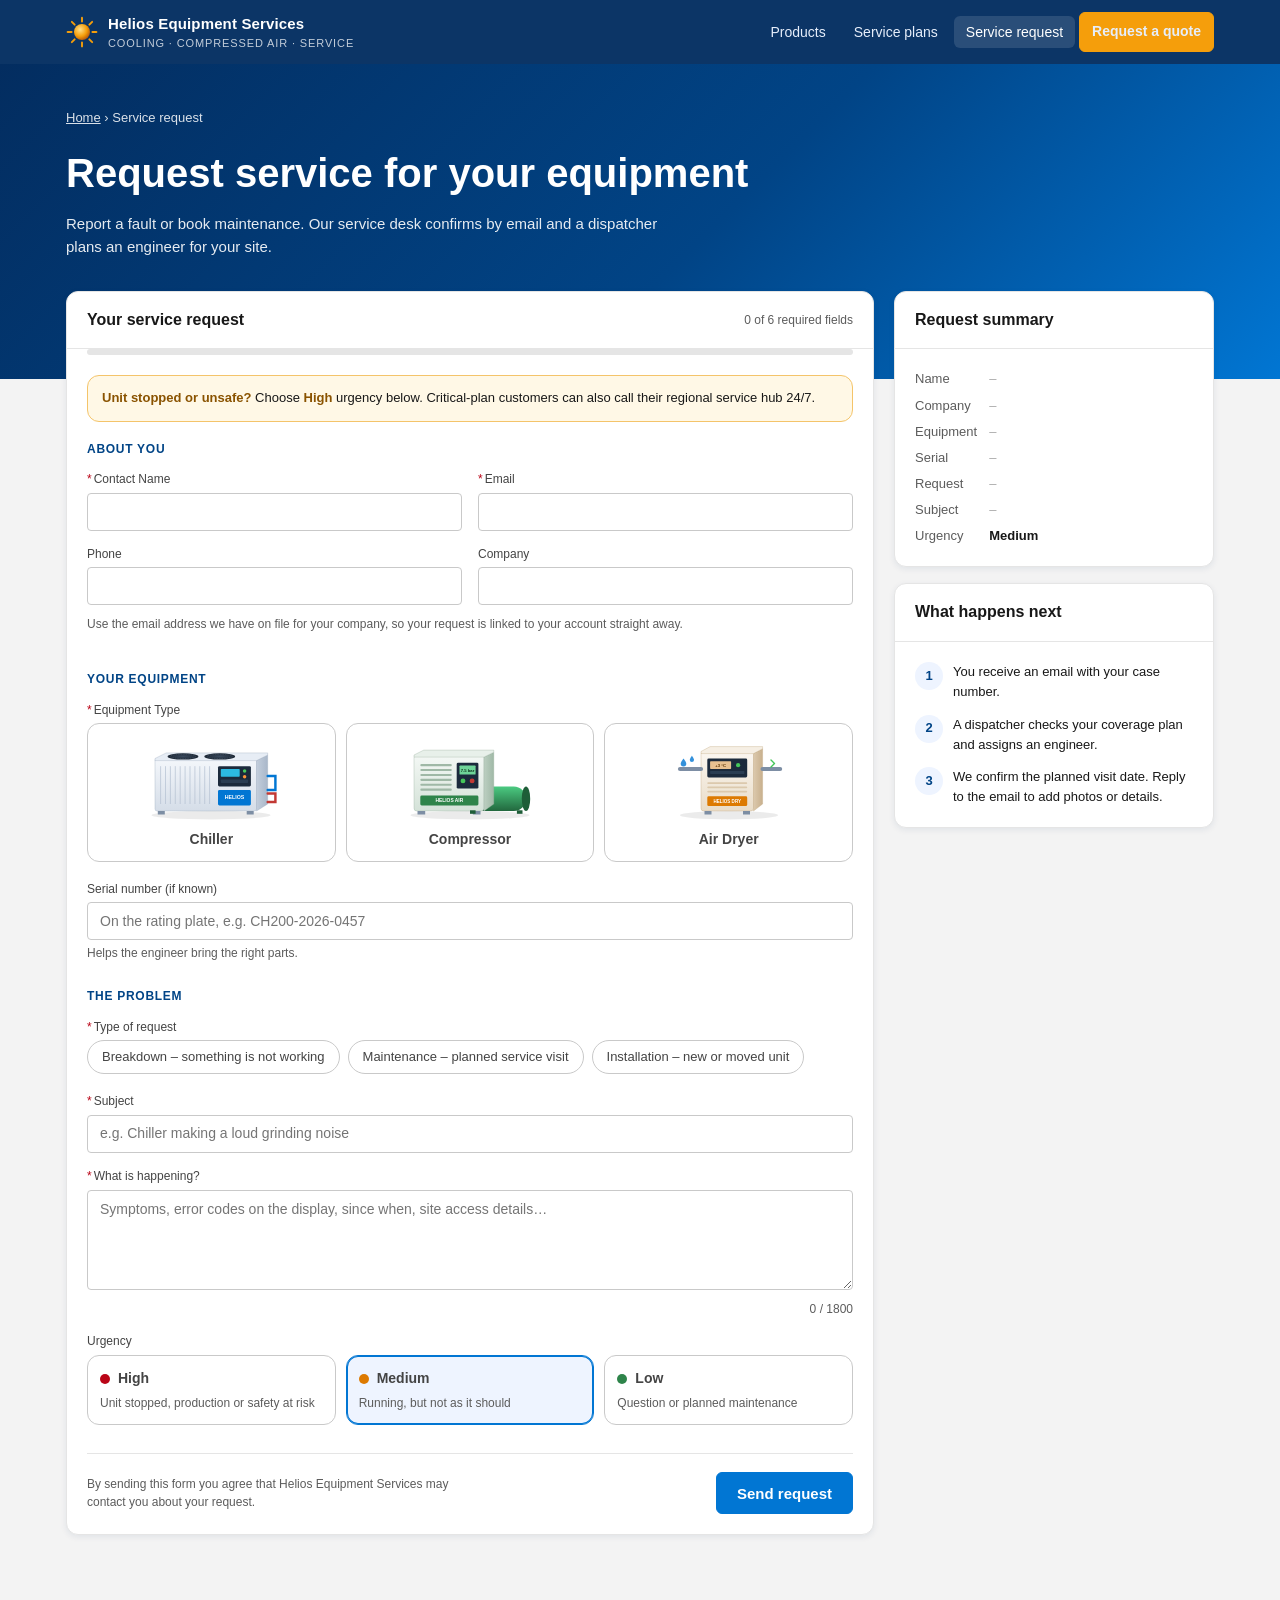
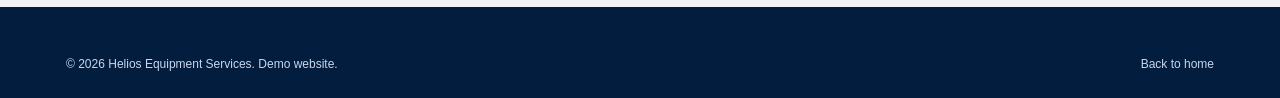
<file: force-app/main/default/helios-website/helios-site/service.html>
<!DOCTYPE html>
<html lang="en">
<head>
  <!-- Helios Equipment Services – public service request form (INT-02, Web-to-Case).
       Each submission creates a Case with Case Origin = Web; the case acknowledgement email alert (5-03) replies.
       Field names and orgid are unchanged from the form generated in Salesforce. -->
  <meta http-equiv="Content-type" content="text/html; charset=UTF-8">
  <meta name="viewport" content="width=device-width, initial-scale=1">
  <title>Service Request – Helios Equipment Services</title>
  <meta name="description" content="Report a fault or request service for your Helios chiller, compressor or air dryer.">
  <meta name="theme-color" content="#032d60">
  <link rel="icon" href="assets/img/logo.svg" type="image/svg+xml">
  <link rel="stylesheet" href="assets/css/site.css">
  <link rel="stylesheet" href="assets/css/form.css">
  <style>
    .urgency { display: grid; grid-template-columns: repeat(3, 1fr); gap: 10px; }
    @media (max-width: 560px) { .urgency { grid-template-columns: 1fr; } }
    .urg { position: relative; }
    .urg input { position: absolute; opacity: 0; inset: 0; width: 100%; height: 100%; margin: 0; cursor: pointer; }
    .urg .face { border: 1px solid #c9c9c9; border-radius: var(--radius); padding: 12px; transition: all 0.15s; height: 100%; }
    .urg b { display: flex; align-items: center; gap: 8px; font-size: 14px; }
    .urg small { display: block; color: var(--muted); font-size: 12px; margin-top: 4px; }
    .dot { width: 10px; height: 10px; border-radius: 50%; display: inline-block; }
    .urg input:checked + .face { border-color: var(--brand); background: var(--sky); box-shadow: 0 0 0 1px var(--brand) inset; }
    .urg input:focus-visible + .face { box-shadow: 0 0 3px var(--brand); }
    .notice { background: #fff8e6; border: 1px solid #f4c46a; border-radius: var(--radius); padding: 12px 14px; font-size: 13px; margin-bottom: 18px; }
    .notice b { color: #8a5300; }
  </style>
</head>
<body>

  <nav class="nav" aria-label="Main">
    <div class="container">
      <a class="logo" href="index.html"><img src="assets/img/logo.svg" alt="" width="32" height="32"><span>Helios Equipment Services<small>Cooling · Compressed air · Service</small></span></a>
      <button class="nav-toggle" type="button" aria-expanded="false" aria-controls="navLinks">Menu</button>
      <ul class="nav-links" id="navLinks">
        <li><a href="index.html#products">Products</a></li>
        <li><a href="index.html#service">Service plans</a></li>
        <li><a href="service.html" aria-current="page">Service request</a></li>
        <li><a class="btn btn-sun btn-sm" href="enquiry.html">Request a quote</a></li>
      </ul>
    </div>
  </nav>

  <header class="form-hero">
    <div class="container">
      <div class="crumbs"><a href="index.html">Home</a> › Service request</div>
      <h1>Request service for your equipment</h1>
      <p>Report a fault or book maintenance. Our service desk confirms by email and a dispatcher plans an engineer for your site.</p>
    </div>
  </header>

  <main class="wrap">
    <section class="card" aria-labelledby="formTitle">
      <div class="card-head">
        <h2 id="formTitle">Your service request</h2>
        <span class="progress-label" id="progressLabel">0 of 6 required fields</span>
      </div>
      <div class="progress" aria-hidden="true"><i id="progressBar"></i></div>

      <div class="card-body">
        <div class="notice"><b>Unit stopped or unsafe?</b> Choose <b>High</b> urgency below. Critical-plan customers can also call their regional service hub 24/7.</div>
        <div class="alert" id="formAlert" role="alert">Please complete the highlighted fields.</div>

        <form id="caseForm" action="https://webto.salesforce.com/servlet/servlet.WebToCase?encoding=UTF-8&orgId=00Dfj00000klaTl" method="POST" novalidate>

          <!-- Salesforce routing fields: do not change orgid.
               retURL is set to this site's thank-you page by the script below. -->
          <input type="hidden" name="orgid" value="00Dfj00000klaTl">
          <input type="hidden" id="retURL" name="retURL" value="https://sprightly-pothos-2e1dfb.netlify.app/thank-you.html?type=service">
          <!-- Case record type = Technical (WBS 6-01, SVC-01): every website service request is an equipment fault.
               The ID lives only in this page, never in formulas, flows or Apex. If the org is rebuilt, update it from
               Setup › Object Manager › Case › Record Types › Technical (ID in the address bar). -->
          <input type="hidden" name="recordType" value="012fj000008k6sD">

          <!-- Testing only: remove the comment marks to see Salesforce's debug page. Put them back before going live. -->
          <!-- <input type="hidden" name="debug" value="1"> -->
          <!-- <input type="hidden" name="debugEmail" value="ajmayenfayek1@gmail.com"> -->

          <!-- The serial number box is merged into the description before sending. -->
          <input type="hidden" id="description" name="description" value="">

          <fieldset>
            <legend>About you</legend>
            <div class="grid">
              <div class="field">
                <label for="name"><abbr class="req" title="required">*</abbr>Contact Name</label>
                <input id="name" maxlength="80" name="name" type="text" required autocomplete="name">
                <div class="help">Enter your name.</div>
              </div>
              <div class="field">
                <label for="email"><abbr class="req" title="required">*</abbr>Email</label>
                <input id="email" maxlength="80" name="email" type="email" required autocomplete="email">
                <div class="help">Enter a valid email address, e.g. name@company.com.</div>
              </div>
              <div class="field">
                <label for="phone">Phone</label>
                <input id="phone" maxlength="40" name="phone" type="tel" autocomplete="tel">
              </div>
              <div class="field">
                <label for="company">Company</label>
                <input id="company" maxlength="80" name="company" type="text" autocomplete="organization">
              </div>
            </div>
            <p class="hint" style="margin-top:10px">Use the email address we have on file for your company, so your request is linked to your account straight away.</p>
          </fieldset>

          <fieldset>
            <legend>Your equipment</legend>
            <div class="grid">
              <div class="field full">
                <span class="label"><abbr class="req" title="required">*</abbr>Equipment Type</span>
                <div class="tiles" role="radiogroup" aria-label="Equipment Type">
                  <label class="tile">
                    <input type="radio" name="00Nfj00005N7fBV" value="Chiller" required>
                    <div class="face"><img src="assets/img/chiller.svg" alt=""><b>Chiller</b></div>
                  </label>
                  <label class="tile">
                    <input type="radio" name="00Nfj00005N7fBV" value="Compressor">
                    <div class="face"><img src="assets/img/compressor.svg" alt=""><b>Compressor</b></div>
                  </label>
                  <label class="tile">
                    <input type="radio" name="00Nfj00005N7fBV" value="Air Dryer">
                    <div class="face"><img src="assets/img/airdryer.svg" alt=""><b>Air Dryer</b></div>
                  </label>
                </div>
                <div class="help">Choose the type of equipment.</div>
              </div>
              <div class="field full">
                <label for="serial">Serial number (if known)</label>
                <input id="serial" maxlength="40" type="text" placeholder="On the rating plate, e.g. CH200-2026-0457">
                <div class="hint">Helps the engineer bring the right parts.</div>
              </div>
            </div>
          </fieldset>

          <fieldset>
            <legend>The problem</legend>
            <div class="grid">
              <div class="field full">
                <span class="label"><abbr class="req" title="required">*</abbr>Type of request</span>
                <!-- Standard Case Type field. Values must match the Technical record type's Type values (WBS 6-01). -->
                <div class="pills" role="radiogroup" aria-label="Type of request">
                  <label class="pill"><input type="radio" name="type" value="Breakdown" required><span>Breakdown – something is not working</span></label>
                  <label class="pill"><input type="radio" name="type" value="Maintenance"><span>Maintenance – planned service visit</span></label>
                  <label class="pill"><input type="radio" name="type" value="Installation"><span>Installation – new or moved unit</span></label>
                </div>
                <div class="help">Choose the type of request.</div>
              </div>
              <div class="field full">
                <label for="subject"><abbr class="req" title="required">*</abbr>Subject</label>
                <input id="subject" maxlength="80" name="subject" type="text" required placeholder="e.g. Chiller making a loud grinding noise">
                <div class="help">Give your request a short title.</div>
              </div>
              <div class="field full">
                <label for="details"><abbr class="req" title="required">*</abbr>What is happening?</label>
                <textarea id="details" maxlength="1800" required placeholder="Symptoms, error codes on the display, since when, site access details…"></textarea>
                <div class="help">Describe the problem.</div>
                <div class="counter"><span id="descCount">0</span> / 1800</div>
              </div>
              <div class="field full">
                <span class="label">Urgency</span>
                <div class="urgency" role="radiogroup" aria-label="Urgency">
                  <label class="urg"><input type="radio" name="priority" value="High"><div class="face"><b><span class="dot" style="background:#ba0517"></span>High</b><small>Unit stopped, production or safety at risk</small></div></label>
                  <label class="urg"><input type="radio" name="priority" value="Medium" checked><div class="face"><b><span class="dot" style="background:#dd7a01"></span>Medium</b><small>Running, but not as it should</small></div></label>
                  <label class="urg"><input type="radio" name="priority" value="Low"><div class="face"><b><span class="dot" style="background:#2e844a"></span>Low</b><small>Question or planned maintenance</small></div></label>
                </div>
              </div>
            </div>
          </fieldset>

          <div class="actions">
            <p class="privacy">By sending this form you agree that Helios Equipment Services may contact you about your request.</p>
            <button class="btn" id="submitBtn" type="submit" name="submit"><span class="spinner" aria-hidden="true"></span><span id="btnText">Send request</span></button>
          </div>
        </form>
      </div>
    </section>

    <aside class="side">
      <section class="card summary" aria-labelledby="sumTitle">
        <div class="card-head"><h2 id="sumTitle">Request summary</h2></div>
        <div class="card-body">
          <dl>
            <dt>Name</dt><dd id="sName" class="empty">–</dd>
            <dt>Company</dt><dd id="sCompany" class="empty">–</dd>
            <dt>Equipment</dt><dd id="sEquip" class="empty">–</dd>
            <dt>Serial</dt><dd id="sSerial" class="empty">–</dd>
            <dt>Request</dt><dd id="sType" class="empty">–</dd>
            <dt>Subject</dt><dd id="sSubject" class="empty">–</dd>
            <dt>Urgency</dt><dd id="sUrg" class="empty">–</dd>
          </dl>
        </div>
      </section>
      <section class="card" aria-labelledby="nextTitle">
        <div class="card-head"><h2 id="nextTitle">What happens next</h2></div>
        <div class="card-body">
          <ol class="steps">
            <li><span class="n">1</span><span>You receive an email with your case number.</span></li>
            <li><span class="n">2</span><span>A dispatcher checks your coverage plan and assigns an engineer.</span></li>
            <li><span class="n">3</span><span>We confirm the planned visit date. Reply to the email to add photos or details.</span></li>
          </ol>
        </div>
      </section>
    </aside>
  </main>

  <footer class="site">
    <div class="container">
      <div class="legal" style="border:0;margin:0;padding:0"><span>© <span id="year"></span> Helios Equipment Services. Demo website.</span><a href="index.html">Back to home</a></div>
    </div>
  </footer>

  <script src="assets/js/site.js"></script>
  <script>
    // Presentation only: progress, summary, validation, loading state, and merging the serial number
    // into the standard Description field. Field names posted to Salesforce are unchanged.
    (function () {
      var form = document.getElementById('caseForm');
      var EQUIP = '00Nfj00005N7fBV';
      var required = ['name', 'email', EQUIP, 'type', 'subject', 'details'];
      if (/^https?:$/.test(location.protocol)) {
        document.getElementById('retURL').value = location.origin + location.pathname.replace(/[^/]*$/, '') + 'thank-you.html?type=service';
      }
      function group(n) { return Array.prototype.slice.call(form.querySelectorAll('input[name="' + n + '"]')); }
      function el(n) { return document.getElementById(n) || group(n)[0]; }
      function val(n) {
        var g = group(n);
        if (g.length && g[0].type === 'radio') { var c = g.filter(function (r) { return r.checked; })[0]; return c ? c.value : ''; }
        var e = document.getElementById(n); return e ? (e.value || '').trim() : '';
      }
      function ok(n) { var v = val(n); if (!v) return false; return n === 'email' ? /^[^\s@]+@[^\s@]+\.[^\s@]+$/.test(v) : true; }
      function fieldOf(n) { return el(n).closest('.field'); }
      function set(id, t) { var d = document.getElementById(id); d.textContent = t || '–'; d.classList.toggle('empty', !t); }
      function refresh() {
        var done = required.filter(ok).length;
        document.getElementById('progressBar').style.width = (done / required.length * 100) + '%';
        document.getElementById('progressLabel').textContent = done + ' of ' + required.length + ' required fields';
        if (done === required.length) document.getElementById('formAlert').classList.remove('show');
        set('sName', val('name')); set('sCompany', val('company')); set('sEquip', val(EQUIP));
        set('sSerial', val('serial')); set('sType', val('type')); set('sSubject', val('subject')); set('sUrg', val('priority'));
        document.getElementById('descCount').textContent = val('details').length;
        required.forEach(function (n) { var f = fieldOf(n); if (f.classList.contains('has-error') && ok(n)) f.classList.remove('has-error'); });
      }
      form.addEventListener('input', refresh);
      form.addEventListener('change', refresh);
      required.forEach(function (n) {
        (group(n).length ? group(n) : [document.getElementById(n)]).forEach(function (x) {
          x.addEventListener('blur', function () { if (!ok(n)) fieldOf(n).classList.add('has-error'); });
        });
      });
      form.addEventListener('submit', function (e) {
        var bad = required.filter(function (n) { return !ok(n); });
        if (bad.length) {
          e.preventDefault();
          bad.forEach(function (n) { fieldOf(n).classList.add('has-error'); });
          document.getElementById('formAlert').classList.add('show');
          el(bad[0]).focus();
          return;
        }
        var serial = val('serial');
        document.getElementById('description').value = (serial ? 'Serial number: ' + serial + '\n\n' : '') + val('details');
        var btn = document.getElementById('submitBtn');
        btn.classList.add('loading'); btn.setAttribute('disabled', 'disabled');
        document.getElementById('btnText').textContent = 'Sending…';
      });
      refresh();
    })();
  </script>
</body>
</html>
</file>
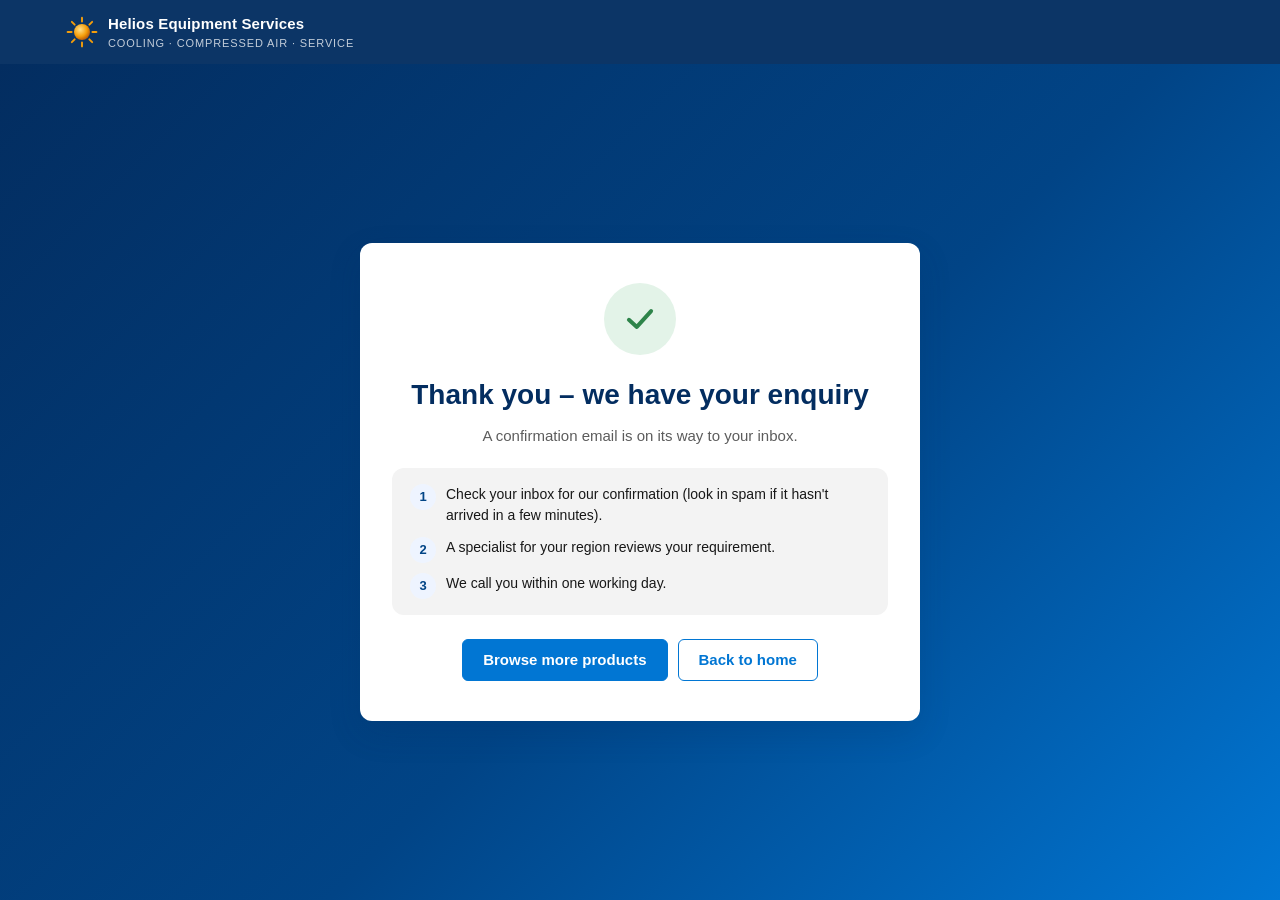
<file: force-app/main/default/helios-website/helios-site/thank-you.html>
<!DOCTYPE html>
<html lang="en">
<head>
  <meta charset="UTF-8">
  <meta name="viewport" content="width=device-width, initial-scale=1">
  <title>Thank you – Helios Equipment Services</title>
  <meta name="robots" content="noindex">
  <meta name="theme-color" content="#032d60">
  <link rel="icon" href="assets/img/logo.svg" type="image/svg+xml">
  <link rel="stylesheet" href="assets/css/site.css">
  <style>
    .thanks { min-height: calc(100vh - 64px); display: grid; place-items: center; padding: 48px 16px;
      background: linear-gradient(135deg, var(--navy) 0%, var(--brand-dark) 55%, var(--brand) 100%); }
    .thanks-card { background: #fff; border-radius: var(--radius); box-shadow: var(--shadow-lg); max-width: 560px; width: 100%; padding: 40px 32px; text-align: center; }
    .check { width: 72px; height: 72px; border-radius: 50%; background: #e3f3e8; display: grid; place-items: center; margin: 0 auto 18px; animation: pop 0.5s ease both; }
    .check svg { width: 38px; height: 38px; color: var(--success); }
    @keyframes pop { from { transform: scale(0.6); opacity: 0; } to { transform: scale(1); opacity: 1; } }
    .thanks-card h1 { margin: 0 0 8px; color: var(--navy); font-size: 28px; }
    .thanks-card p { color: var(--muted); margin: 0 0 20px; }
    .next { text-align: left; background: var(--bg); border-radius: var(--radius); padding: 16px 18px; margin: 0 0 24px; display: grid; gap: 10px; font-size: 14px; }
    .next div { display: grid; grid-template-columns: 26px 1fr; gap: 10px; }
    .next b { width: 26px; height: 26px; border-radius: 50%; background: var(--sky); color: var(--brand-dark); display: grid; place-items: center; font-size: 13px; }
    .row { display: flex; gap: 10px; justify-content: center; flex-wrap: wrap; }
  </style>
</head>
<body>
  <nav class="nav" aria-label="Main">
    <div class="container">
      <a class="logo" href="index.html"><img src="assets/img/logo.svg" alt="" width="32" height="32"><span>Helios Equipment Services<small>Cooling · Compressed air · Service</small></span></a>
    </div>
  </nav>
  <main class="thanks">
    <div class="thanks-card">
      <div class="check"><svg viewBox="0 0 24 24" fill="none" stroke="currentColor" stroke-width="2.5" stroke-linecap="round" stroke-linejoin="round" aria-hidden="true"><path d="M5 12.5 10 17 19 7"/></svg></div>
      <h1 id="tyTitle">Thank you – we have your enquiry</h1>
      <p id="tyLead">A confirmation email is on its way to your inbox.</p>
      <div class="next">
        <div><b>1</b><span>Check your inbox for our confirmation (look in spam if it hasn't arrived in a few minutes).</span></div>
        <div><b>2</b><span id="ty2">A specialist for your region reviews your requirement.</span></div>
        <div><b>3</b><span id="ty3">We call you within one working day.</span></div>
      </div>
      <div class="row">
        <a class="btn" href="index.html#products">Browse more products</a>
        <a class="btn btn-outline" href="index.html">Back to home</a>
      </div>
    </div>
  </main>
  <script src="assets/js/site.js"></script>
  <script>
    // Service requests return with ?type=service and get service-specific wording.
    if (new URLSearchParams(location.search).get('type') === 'service') {
      document.title = 'Request received – Helios Equipment Services';
      document.getElementById('tyTitle').textContent = 'Thank you – your service request is logged';
      document.getElementById('tyLead').textContent = 'You will receive an email with your case number shortly.';
      document.getElementById('ty2').textContent = 'A dispatcher checks your coverage plan and assigns an engineer.';
      document.getElementById('ty3').textContent = 'We confirm the planned visit. Reply to the email to add photos or details.';
    }
  </script>
</body>
</html>
</file>
<file: force-app/main/default/helios-website/helios-site/assets/css/site.css>
/* Helios Equipment Services – shared styles (Lightning-inspired colours and spacing). */
:root {
  --brand: #0176d3;
  --brand-dark: #014486;
  --navy: #032d60;
  --sky: #eef4ff;
  --sun: #f59e0b;
  --ink: #181818;
  --muted: #5c5c5c;
  --line: #d8dde6;
  --error: #ba0517;
  --success: #2e844a;
  --bg: #f3f3f3;
  --card: #ffffff;
  --radius: 0.75rem;
  --shadow: 0 2px 6px rgba(3, 45, 96, 0.08);
  --shadow-lg: 0 12px 32px rgba(3, 45, 96, 0.16);
  --max: 1180px;
}
* { box-sizing: border-box; }
html { scroll-behavior: smooth; }
body {
  margin: 0; background: var(--bg); color: var(--ink);
  font-family: -apple-system, BlinkMacSystemFont, "Segoe UI", Roboto, Helvetica, Arial, sans-serif;
  font-size: 15px; line-height: 1.55;
}
img { max-width: 100%; display: block; }
a { color: var(--brand); }
.container { max-width: var(--max); margin: 0 auto; padding: 0 16px; }
.sr-only { position: absolute; width: 1px; height: 1px; overflow: hidden; clip: rect(0 0 0 0); white-space: nowrap; }

/* ---------- Navigation ---------- */
.nav { position: sticky; top: 0; z-index: 50; background: rgba(3, 45, 96, 0.96); backdrop-filter: saturate(160%) blur(8px); color: #fff; }
.nav .container { display: flex; align-items: center; justify-content: space-between; min-height: 64px; gap: 16px; }
.logo { display: flex; align-items: center; gap: 10px; color: #fff; text-decoration: none; font-weight: 700; letter-spacing: 0.01em; }
.logo img { width: 32px; height: 32px; }
.logo small { display: block; font-weight: 400; font-size: 11px; opacity: 0.75; letter-spacing: 0.08em; text-transform: uppercase; }
.nav-links { display: flex; align-items: center; gap: 4px; list-style: none; margin: 0; padding: 0; }
.nav-links a { color: #e6eefb; text-decoration: none; padding: 8px 12px; border-radius: 6px; font-size: 14px; }
.nav-links a:hover, .nav-links a[aria-current="page"] { background: rgba(255, 255, 255, 0.12); color: #fff; }
.nav-toggle { display: none; background: none; border: 1px solid rgba(255,255,255,0.4); color: #fff; border-radius: 6px; padding: 6px 10px; font: inherit; cursor: pointer; }
@media (max-width: 820px) {
  .nav-toggle { display: inline-block; }
  .nav-links { display: none; position: absolute; top: 64px; left: 0; right: 0; flex-direction: column; align-items: stretch; background: var(--navy); padding: 8px 16px 16px; }
  .nav-links.open { display: flex; }
  .nav-links a { padding: 12px; }
}

/* ---------- Buttons ---------- */
.btn {
  display: inline-flex; align-items: center; justify-content: center; gap: 8px;
  min-height: 42px; padding: 0 20px; border-radius: 6px; border: 1px solid var(--brand);
  background: var(--brand); color: #fff; font: inherit; font-weight: 700; text-decoration: none; cursor: pointer;
  transition: background 0.15s, transform 0.15s, box-shadow 0.15s;
}
.btn:hover { background: var(--brand-dark); border-color: var(--brand-dark); }
.btn:focus-visible { outline: 2px solid var(--sun); outline-offset: 2px; }
.btn-sun { background: var(--sun); border-color: var(--sun); color: #1b1300; }
.btn-sun:hover { background: #d97706; border-color: #d97706; }
.btn-ghost { background: transparent; color: #fff; border-color: rgba(255,255,255,0.6); }
.btn-ghost:hover { background: rgba(255,255,255,0.12); border-color: #fff; }
.btn-outline { background: #fff; color: var(--brand); }
.btn-outline:hover { background: var(--sky); color: var(--brand-dark); }
.btn-sm { min-height: 36px; padding: 0 14px; font-size: 14px; }

/* ---------- Hero ---------- */
.hero {
  position: relative; overflow: hidden; color: #fff;
  background: radial-gradient(1200px 500px at 85% -10%, rgba(245, 158, 11, 0.28), transparent 60%),
              linear-gradient(135deg, var(--navy) 0%, var(--brand-dark) 55%, var(--brand) 100%);
}
.hero .container { display: grid; grid-template-columns: 1.1fr 0.9fr; gap: 32px; align-items: center; padding-top: 72px; padding-bottom: 88px; }
.eyebrow { display: inline-block; font-size: 12px; font-weight: 700; letter-spacing: 0.1em; text-transform: uppercase; color: #ffd27a; margin-bottom: 12px; }
.hero h1 { font-size: clamp(32px, 5vw, 52px); line-height: 1.08; margin: 0 0 16px; letter-spacing: -0.01em; }
.hero p.lead { font-size: 17px; opacity: 0.92; max-width: 560px; margin: 0 0 28px; }
.hero-actions { display: flex; flex-wrap: wrap; gap: 12px; }
.hero-art { position: relative; min-height: 320px; }
.hero-art .float {
  position: absolute; background: rgba(255,255,255,0.95); border-radius: var(--radius); box-shadow: var(--shadow-lg); padding: 12px;
  animation: floaty 6s ease-in-out infinite;
}
.hero-art .f1 { width: 62%; left: 0; top: 10px; }
.hero-art .f2 { width: 48%; right: 0; top: 120px; animation-delay: -2s; }
.hero-art .f3 { width: 40%; left: 18%; bottom: 0; animation-delay: -4s; }
@keyframes floaty { 0%, 100% { transform: translateY(0); } 50% { transform: translateY(-10px); } }
@media (prefers-reduced-motion: reduce) { .hero-art .float { animation: none; } html { scroll-behavior: auto; } }
@media (max-width: 900px) { .hero .container { grid-template-columns: 1fr; padding-top: 48px; } .hero-art { min-height: 260px; } }

/* ---------- Stats strip ---------- */
.stats { margin-top: -40px; position: relative; z-index: 2; }
.stats .grid4 { display: grid; grid-template-columns: repeat(4, 1fr); background: #fff; border-radius: var(--radius); box-shadow: var(--shadow-lg); overflow: hidden; }
.stat { padding: 22px 20px; border-right: 1px solid var(--line); }
.stat:last-child { border-right: 0; }
.stat b { display: block; font-size: 28px; color: var(--navy); line-height: 1.1; }
.stat span { font-size: 13px; color: var(--muted); }
@media (max-width: 720px) { .stats .grid4 { grid-template-columns: 1fr 1fr; } .stat:nth-child(2) { border-right: 0; } .stat:nth-child(-n+2) { border-bottom: 1px solid var(--line); } }

/* ---------- Sections ---------- */
section.block { padding: 72px 0; }
.section-head { display: flex; flex-wrap: wrap; align-items: end; justify-content: space-between; gap: 16px; margin-bottom: 28px; }
.section-head h2 { font-size: clamp(26px, 3.4vw, 34px); margin: 4px 0 6px; color: var(--navy); }
.section-head p { margin: 0; color: var(--muted); max-width: 620px; }
.kicker { font-size: 12px; font-weight: 700; letter-spacing: 0.1em; text-transform: uppercase; color: var(--brand); }

/* ---------- Catalogue toolbar ---------- */
.toolbar { display: flex; flex-wrap: wrap; gap: 12px; align-items: center; justify-content: space-between; background: #fff; border: 1px solid var(--line); border-radius: var(--radius); padding: 12px; margin-bottom: 20px; box-shadow: var(--shadow); }
.chips { display: flex; flex-wrap: wrap; gap: 8px; }
.chip { border: 1px solid var(--line); background: #fff; color: var(--ink); border-radius: 999px; padding: 6px 14px; font: inherit; font-size: 14px; cursor: pointer; transition: all 0.15s; }
.chip:hover { border-color: var(--brand); color: var(--brand); }
.chip[aria-pressed="true"] { background: var(--brand); border-color: var(--brand); color: #fff; }
.chip .count { opacity: 0.7; margin-left: 4px; font-size: 12px; }
.tools { display: flex; gap: 8px; flex-wrap: wrap; }
.search { position: relative; }
.search input, .tools select {
  min-height: 38px; border: 1px solid var(--line); border-radius: 6px; padding: 0 12px; font: inherit; font-size: 14px; background: #fff; color: var(--ink);
}
.search input { padding-left: 34px; width: 240px; }
.search svg { position: absolute; left: 10px; top: 50%; transform: translateY(-50%); width: 16px; height: 16px; color: var(--muted); }
.search input:focus, .tools select:focus { outline: 0; border-color: var(--brand); box-shadow: 0 0 3px var(--brand); }
@media (max-width: 560px) { .search input { width: 100%; } .search, .tools { width: 100%; } .tools select { flex: 1; } }

/* ---------- Product cards ---------- */
.products { display: grid; grid-template-columns: repeat(auto-fill, minmax(260px, 1fr)); gap: 20px; }
.product {
  background: var(--card); border: 1px solid var(--line); border-radius: var(--radius); overflow: hidden; box-shadow: var(--shadow);
  display: flex; flex-direction: column; transition: transform 0.2s, box-shadow 0.2s; animation: rise 0.35s ease both;
}
.product:hover { transform: translateY(-4px); box-shadow: var(--shadow-lg); }
@keyframes rise { from { opacity: 0; transform: translateY(8px); } to { opacity: 1; transform: none; } }
.product-media { position: relative; background: linear-gradient(180deg, var(--sky), #fff); padding: 18px 18px 6px; aspect-ratio: 400 / 260; }
.product-media img { width: 100%; height: 100%; object-fit: contain; transition: transform 0.3s; }
.product:hover .product-media img { transform: scale(1.04); }
.tag { position: absolute; top: 12px; left: 12px; font-size: 11px; font-weight: 700; letter-spacing: 0.04em; text-transform: uppercase; padding: 4px 10px; border-radius: 999px; color: #fff; }
.product-body { padding: 16px 18px 18px; display: flex; flex-direction: column; gap: 8px; flex: 1; }
.product-code { font-size: 12px; color: var(--muted); font-family: ui-monospace, Menlo, Consolas, monospace; }
.product h3 { margin: 0; font-size: 17px; line-height: 1.3; color: var(--navy); }
.product p { margin: 0; color: var(--muted); font-size: 14px; }
.keyspecs { display: flex; flex-wrap: wrap; gap: 6px; margin-top: 2px; }
.keyspecs span { background: var(--bg); border-radius: 6px; padding: 3px 8px; font-size: 12px; color: #333; }
.product-foot { margin-top: auto; padding-top: 10px; display: flex; align-items: center; justify-content: space-between; gap: 8px; border-top: 1px solid var(--line); }
.price { font-weight: 700; color: var(--ink); }
.price small { display: block; font-weight: 400; color: var(--muted); font-size: 11px; }
.product-actions { display: flex; gap: 6px; }
.empty-state { grid-column: 1 / -1; text-align: center; padding: 48px 16px; color: var(--muted); background: #fff; border: 1px dashed var(--line); border-radius: var(--radius); }

/* ---------- Families ---------- */
.families { display: grid; grid-template-columns: repeat(3, 1fr); gap: 20px; }
@media (max-width: 820px) { .families { grid-template-columns: 1fr; } }
.family { background: #fff; border-radius: var(--radius); box-shadow: var(--shadow); padding: 22px; display: grid; grid-template-columns: 96px 1fr; gap: 16px; align-items: center; border: 1px solid var(--line); }
.family img { width: 96px; }
.family h3 { margin: 0 0 4px; color: var(--navy); }
.family p { margin: 0 0 8px; color: var(--muted); font-size: 14px; }
.family button { background: none; border: 0; padding: 0; color: var(--brand); font: inherit; font-weight: 700; cursor: pointer; }

/* ---------- Services / plans ---------- */
.dark { background: var(--navy); color: #fff; }
.dark .section-head h2 { color: #fff; }
.dark .section-head p { color: #c9d7ee; }
.plans { display: grid; grid-template-columns: repeat(3, 1fr); gap: 20px; }
@media (max-width: 900px) { .plans { grid-template-columns: 1fr; } }
.plan { background: rgba(255,255,255,0.06); border: 1px solid rgba(255,255,255,0.15); border-radius: var(--radius); padding: 24px; }
.plan.featured { background: #fff; color: var(--ink); border-color: #fff; box-shadow: var(--shadow-lg); }
.plan h3 { margin: 0 0 4px; font-size: 20px; }
.plan .sla { font-size: 13px; opacity: 0.8; margin-bottom: 14px; }
.plan ul { list-style: none; margin: 0 0 18px; padding: 0; display: grid; gap: 8px; font-size: 14px; }
.plan li::before { content: "✓"; color: var(--sun); font-weight: 700; margin-right: 8px; }
.plan.featured li::before { color: var(--success); }
.badge-pop { display: inline-block; background: var(--sun); color: #1b1300; font-size: 11px; font-weight: 700; padding: 3px 10px; border-radius: 999px; margin-bottom: 10px; text-transform: uppercase; letter-spacing: 0.05em; }

/* ---------- Regions ---------- */
.regions { display: grid; grid-template-columns: repeat(4, 1fr); gap: 16px; }
@media (max-width: 820px) { .regions { grid-template-columns: 1fr 1fr; } }
.region { background: #fff; border: 1px solid var(--line); border-radius: var(--radius); padding: 20px; box-shadow: var(--shadow); }
.region b { display: block; color: var(--navy); font-size: 18px; }
.region span { color: var(--muted); font-size: 14px; }

/* ---------- CTA ---------- */
.cta { background: linear-gradient(120deg, var(--brand) 0%, var(--brand-dark) 100%); color: #fff; border-radius: var(--radius); padding: 36px; display: flex; flex-wrap: wrap; align-items: center; justify-content: space-between; gap: 20px; box-shadow: var(--shadow-lg); }
.cta h2 { margin: 0 0 6px; font-size: 26px; }
.cta p { margin: 0; opacity: 0.9; }

/* ---------- Modal ---------- */
.modal { position: fixed; inset: 0; z-index: 100; display: none; align-items: center; justify-content: center; padding: 16px; background: rgba(3, 20, 45, 0.6); }
.modal.open { display: flex; animation: fade 0.2s ease; }
@keyframes fade { from { opacity: 0; } to { opacity: 1; } }
.modal-card { background: #fff; border-radius: var(--radius); max-width: 860px; width: 100%; max-height: calc(100vh - 32px); overflow: auto; display: grid; grid-template-columns: 1fr 1fr; box-shadow: var(--shadow-lg); position: relative; }
@media (max-width: 760px) { .modal-card { grid-template-columns: 1fr; } }
.modal-media { background: linear-gradient(180deg, var(--sky), #fff); padding: 28px; display: grid; place-items: center; }
.modal-body { padding: 28px; }
.modal-body h3 { margin: 4px 0 8px; color: var(--navy); font-size: 22px; }
.modal-close { position: absolute; top: 10px; right: 10px; width: 36px; height: 36px; border-radius: 50%; border: 0; background: #fff; box-shadow: var(--shadow); font-size: 20px; cursor: pointer; }
.spec-table { width: 100%; border-collapse: collapse; margin: 14px 0; font-size: 14px; }
.spec-table th, .spec-table td { text-align: left; padding: 8px 0; border-bottom: 1px solid var(--line); }
.spec-table th { color: var(--muted); font-weight: 400; width: 48%; }
.uses { display: flex; flex-wrap: wrap; gap: 6px; margin-bottom: 18px; }
.uses span { background: var(--sky); color: var(--brand-dark); border-radius: 999px; padding: 3px 10px; font-size: 12px; }

/* ---------- Footer ---------- */
footer.site { background: #021d3d; color: #c9d7ee; padding: 48px 0 24px; margin-top: 72px; }
footer.site .cols { display: grid; grid-template-columns: 1.4fr 1fr 1fr 1fr; gap: 24px; }
@media (max-width: 820px) { footer.site .cols { grid-template-columns: 1fr 1fr; } }
footer.site h4 { color: #fff; margin: 0 0 10px; font-size: 14px; }
footer.site ul { list-style: none; padding: 0; margin: 0; display: grid; gap: 6px; font-size: 14px; }
footer.site a { color: #c9d7ee; text-decoration: none; }
footer.site a:hover { color: #fff; }
footer.site .legal { border-top: 1px solid rgba(255,255,255,0.12); margin-top: 32px; padding-top: 16px; font-size: 12px; display: flex; flex-wrap: wrap; justify-content: space-between; gap: 8px; }

/* ---------- Reveal on scroll ---------- */
.reveal { opacity: 0; transform: translateY(16px); transition: opacity 0.6s ease, transform 0.6s ease; }
.reveal.in { opacity: 1; transform: none; }
@media (prefers-reduced-motion: reduce) { .reveal { opacity: 1; transform: none; transition: none; } }
@media (max-width: 480px) { .logo small { display: none; } }
</file>
<file: force-app/main/default/helios-website/helios-site/assets/css/form.css>
/* Shared styles for the enquiry and service-request forms (Lightning-inspired). */
    .form-hero { background: linear-gradient(135deg, var(--navy) 0%, var(--brand-dark) 55%, var(--brand) 100%); color: #fff; padding: 44px 0 120px; }
    .form-hero h1 { font-size: clamp(28px, 4vw, 40px); margin: 0 0 8px; }
    .form-hero p { margin: 0; opacity: 0.9; max-width: 600px; }
    .crumbs { font-size: 13px; margin-bottom: 14px; opacity: 0.85; }
    .crumbs a { color: #fff; }

    .wrap { max-width: var(--max); margin: -88px auto 0; padding: 0 16px; display: grid; grid-template-columns: minmax(0, 1fr) 320px; gap: 20px; position: relative; z-index: 2; }
    @media (max-width: 900px) { .wrap { grid-template-columns: minmax(0, 1fr); } .side { order: -1; } }
    .card { background: #fff; border: 1px solid #e5e5e5; border-radius: var(--radius); box-shadow: var(--shadow); }
    .card-head { padding: 16px 20px; border-bottom: 1px solid #e5e5e5; display: flex; align-items: center; justify-content: space-between; gap: 12px; }
    .card-head h2 { margin: 0; font-size: 16px; }
    .card-body { padding: 20px; }

    .progress-label { font-size: 12px; color: var(--muted); white-space: nowrap; }
    .progress { height: 6px; background: #e5e5e5; border-radius: 3px; overflow: hidden; margin: 0 20px; }
    .progress > i { display: block; height: 100%; width: 0; background: var(--brand); transition: width 0.3s ease; }

    fieldset { border: 0; padding: 0; margin: 0 0 24px; }
    legend { font-size: 12px; font-weight: 700; text-transform: uppercase; letter-spacing: 0.06em; color: var(--brand-dark); margin-bottom: 12px; padding: 0; }
    .grid { display: grid; grid-template-columns: 1fr 1fr; gap: 14px 16px; }
    .grid .full { grid-column: 1 / -1; }
    @media (max-width: 560px) { .grid { grid-template-columns: 1fr; } }

    .field label, .field .label { display: block; font-size: 12px; color: #444; margin-bottom: 4px; }
    .req { color: var(--error); margin-right: 2px; text-decoration: none; border: 0; cursor: help; }
    .field input[type=text], .field input[type=email], .field input[type=tel], .field input[type=number], .field textarea {
      width: 100%; border: 1px solid #c9c9c9; border-radius: 0.25rem; padding: 0 12px; min-height: 38px;
      font: inherit; font-size: 14px; color: var(--ink); background: #fff; transition: border-color 0.15s, box-shadow 0.15s;
    }
    .field textarea { padding: 8px 12px; min-height: 100px; resize: vertical; }
    .field input:focus, .field textarea:focus { outline: 0; border-color: var(--brand); box-shadow: 0 0 3px var(--brand); }
    .field.has-error input, .field.has-error textarea { border-color: var(--error); box-shadow: 0 0 0 1px var(--error) inset; }
    .help { font-size: 12px; color: var(--error); margin-top: 4px; display: none; }
    .field.has-error .help { display: block; }
    .hint { font-size: 12px; color: var(--muted); margin-top: 4px; }
    .money { position: relative; }
    .money span { position: absolute; left: 12px; top: 50%; transform: translateY(-50%); color: var(--muted); }
    .money input { padding-left: 28px !important; }

    .tiles { display: grid; grid-template-columns: repeat(3, 1fr); gap: 10px; }
    @media (max-width: 560px) { .tiles { grid-template-columns: 1fr; } }
    .tile { position: relative; }
    .tile input { position: absolute; opacity: 0; inset: 0; width: 100%; height: 100%; cursor: pointer; margin: 0; }
    .tile .face { border: 1px solid #c9c9c9; border-radius: var(--radius); padding: 10px; text-align: center; transition: all 0.15s; height: 100%; }
    .tile img { width: 100%; max-width: 140px; margin: 0 auto; }
    .tile b { display: block; margin-top: 4px; font-size: 14px; }
    .tile small { color: var(--muted); font-size: 12px; }
    .tile input:checked + .face { border-color: var(--brand); background: var(--sky); box-shadow: 0 0 0 1px var(--brand) inset; }
    .tile input:focus-visible + .face { box-shadow: 0 0 3px var(--brand); }
    .field.has-error .tile .face { border-color: var(--error); }

    .pills { display: flex; flex-wrap: wrap; gap: 8px; }
    .pill { position: relative; }
    .pill input { position: absolute; opacity: 0; inset: 0; margin: 0; cursor: pointer; }
    .pill span { display: inline-block; padding: 6px 14px; border: 1px solid #c9c9c9; border-radius: 999px; background: #fff; font-size: 13px; transition: all 0.15s; }
    .pill input:checked + span { background: var(--brand); border-color: var(--brand); color: #fff; }
    .pill input:focus-visible + span { box-shadow: 0 0 3px var(--brand); }
    .counter { text-align: right; font-size: 12px; color: var(--muted); margin-top: 4px; }

    .actions { display: flex; align-items: center; justify-content: space-between; gap: 12px; flex-wrap: wrap; border-top: 1px solid #e5e5e5; padding-top: 18px; }
    .btn[disabled] { opacity: 0.7; cursor: wait; }
    .spinner { width: 16px; height: 16px; border: 2px solid rgba(255,255,255,0.4); border-top-color: #fff; border-radius: 50%; animation: spin 0.8s linear infinite; display: none; }
    .btn.loading .spinner { display: inline-block; }
    @keyframes spin { to { transform: rotate(360deg); } }
    .privacy { font-size: 12px; color: var(--muted); max-width: 380px; margin: 0; }
    .alert { display: none; background: #fef1ee; border: 1px solid #fe9339; color: #3e3e3c; padding: 10px 14px; border-radius: 0.25rem; margin-bottom: 16px; font-size: 13px; }
    .alert.show { display: block; }

    .picked { display: none; grid-template-columns: 96px 1fr auto; gap: 14px; align-items: center; background: var(--sky); border: 1px solid #b8d4fb; border-radius: var(--radius); padding: 10px 14px; margin-bottom: 20px; }
    .picked.show { display: grid; }
    .picked img { width: 96px; }
    .picked b { color: var(--navy); }
    .picked small { display: block; color: var(--muted); }
    .picked button { background: none; border: 0; color: var(--brand); font: inherit; font-size: 13px; cursor: pointer; }
    @media (max-width: 480px) { .picked { grid-template-columns: 64px 1fr; } .picked img { width: 64px; } .picked button { grid-column: 1 / -1; justify-self: start; padding: 0; } }

    .side .card + .card { margin-top: 16px; }
    .summary dl { margin: 0; display: grid; grid-template-columns: auto 1fr; gap: 6px 12px; font-size: 13px; }
    .summary dt { color: var(--muted); }
    .summary dd { margin: 0; font-weight: 600; word-break: break-word; }
    .summary dd.empty { color: #aaa; font-weight: 400; }
    .steps { list-style: none; margin: 0; padding: 0; display: grid; gap: 12px; }
    .steps li { display: grid; grid-template-columns: 28px 1fr; gap: 10px; font-size: 13px; }
    .steps .n { width: 28px; height: 28px; border-radius: 50%; background: var(--sky); color: var(--brand-dark); font-weight: 700; display: grid; place-items: center; }
</file>
